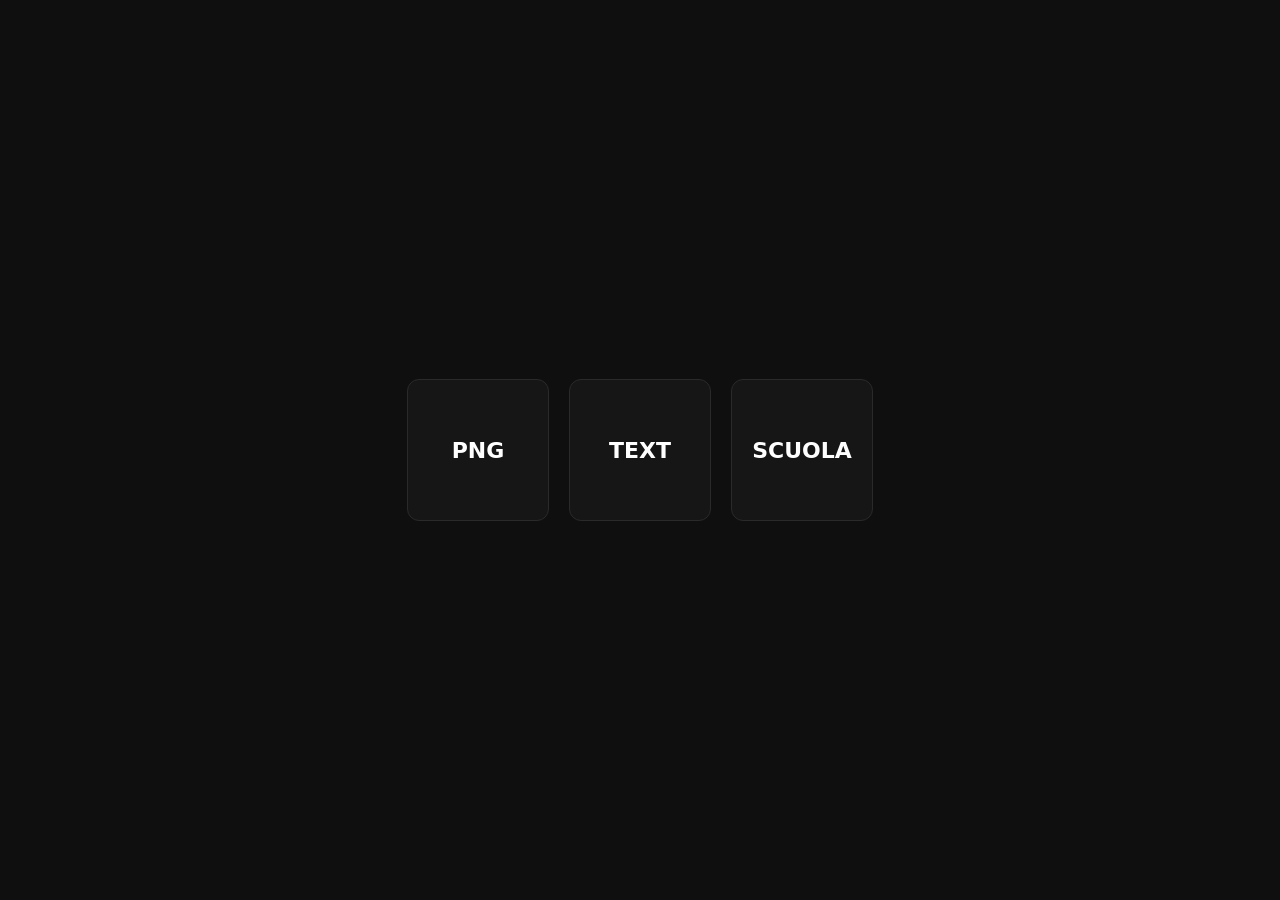
<file: index.html>
<!DOCTYPE html>
<html lang="it">
<head>
  <meta charset="UTF-8">
  <title>App</title>
  <link rel="stylesheet" href="styles.css">
</head>
<body>

<!-- HOME -->
<div id="home" class="view active">
  <div class="center">
    <div class="cards">

      <div class="card" onclick="navigate('png')">
        <h2>PNG</h2>
      </div>

      <div class="card" onclick="navigate('text')">
        <h2>TEXT</h2>
      </div>

      <div class="card" onclick="navigate('school')">
        <h2>SCUOLA</h2>
      </div>

    </div>
  </div>
</div>

<!-- PNG -->
<div id="png" class="view">

  <div class="topbar">
    <button onclick="navigate('home')">Back</button>
    <button onclick="resetUpload('png')">Upload</button>
  </div>

  <div id="png-drop" class="dropzone">
    Drop image or click
    <input type="file" id="png-input" accept="image/*">
  </div>

  <div id="png-viewer" class="viewer">
    <img id="png-img">
  </div>

</div>

<!-- TEXT -->
<div id="text" class="view">

  <div class="topbar">
    <button onclick="navigate('home')">Back</button>
  </div>

  <div class="text-wrapper">
    <textarea id="text-area" spellcheck="true" placeholder="Scrivi qui..."></textarea>
  </div>

</div>

<!-- SCHOOL -->
<div id="school" class="view">

  <div class="topbar">
    <button onclick="navigate('home')">Back</button>
  </div>

  <div class="school-container">

    <div class="school-title">SCUOLA</div>

    <div class="school-list">

      <div class="school-item" onclick="navigate('sta')">
        <div class="item-title">STA</div>
        <div class="item-sub">Statistica e analisi</div>
      </div>

      <div class="school-item">
        <div class="item-title">Diritto</div>
        <div class="item-sub">Norme e concetti base</div>
      </div>

    </div>

  </div>

</div>

<!-- STA -->
<div id="sta" class="view">

  <div class="topbar">
    <button onclick="navigate('school')">Back</button>
  </div>

  <div class="layout">

    <div class="sidebar">

      <div class="side-title">STA</div>

      <div class="side-item" onclick="openTopic('bit')">
        Bit e Byte
      </div>

      <div class="side-item" onclick="openTopic('sistemi')">
        Sistemi numerici
      </div>

      <div class="side-item" onclick="openTopic('prob')">
        Probabilità
      </div>

    </div>

    <div class="content" id="sta-content">
      <h1>Benvenuto in STA</h1>
      <p>Seleziona un argomento a sinistra</p>
    </div>

  </div>

</div>

<!-- BIT E BYTE PAGE -->
<div id="bit" class="view">

  <div class="topbar">
    <button onclick="navigate('sta')">Back</button>
  </div>

  <div class="chapter-page">

    <h1>Bit e Byte</h1>

    <div class="chapter-content">
      <!-- INCOLLA QUI IL TUO CODICE HTML -->
      <p>Inserisci qui il tuo contenuto HTML di Bit e Byte</p>
    </div>

  </div>

</div>

<script src="script.js"></script>
</body>
</html>
</file>
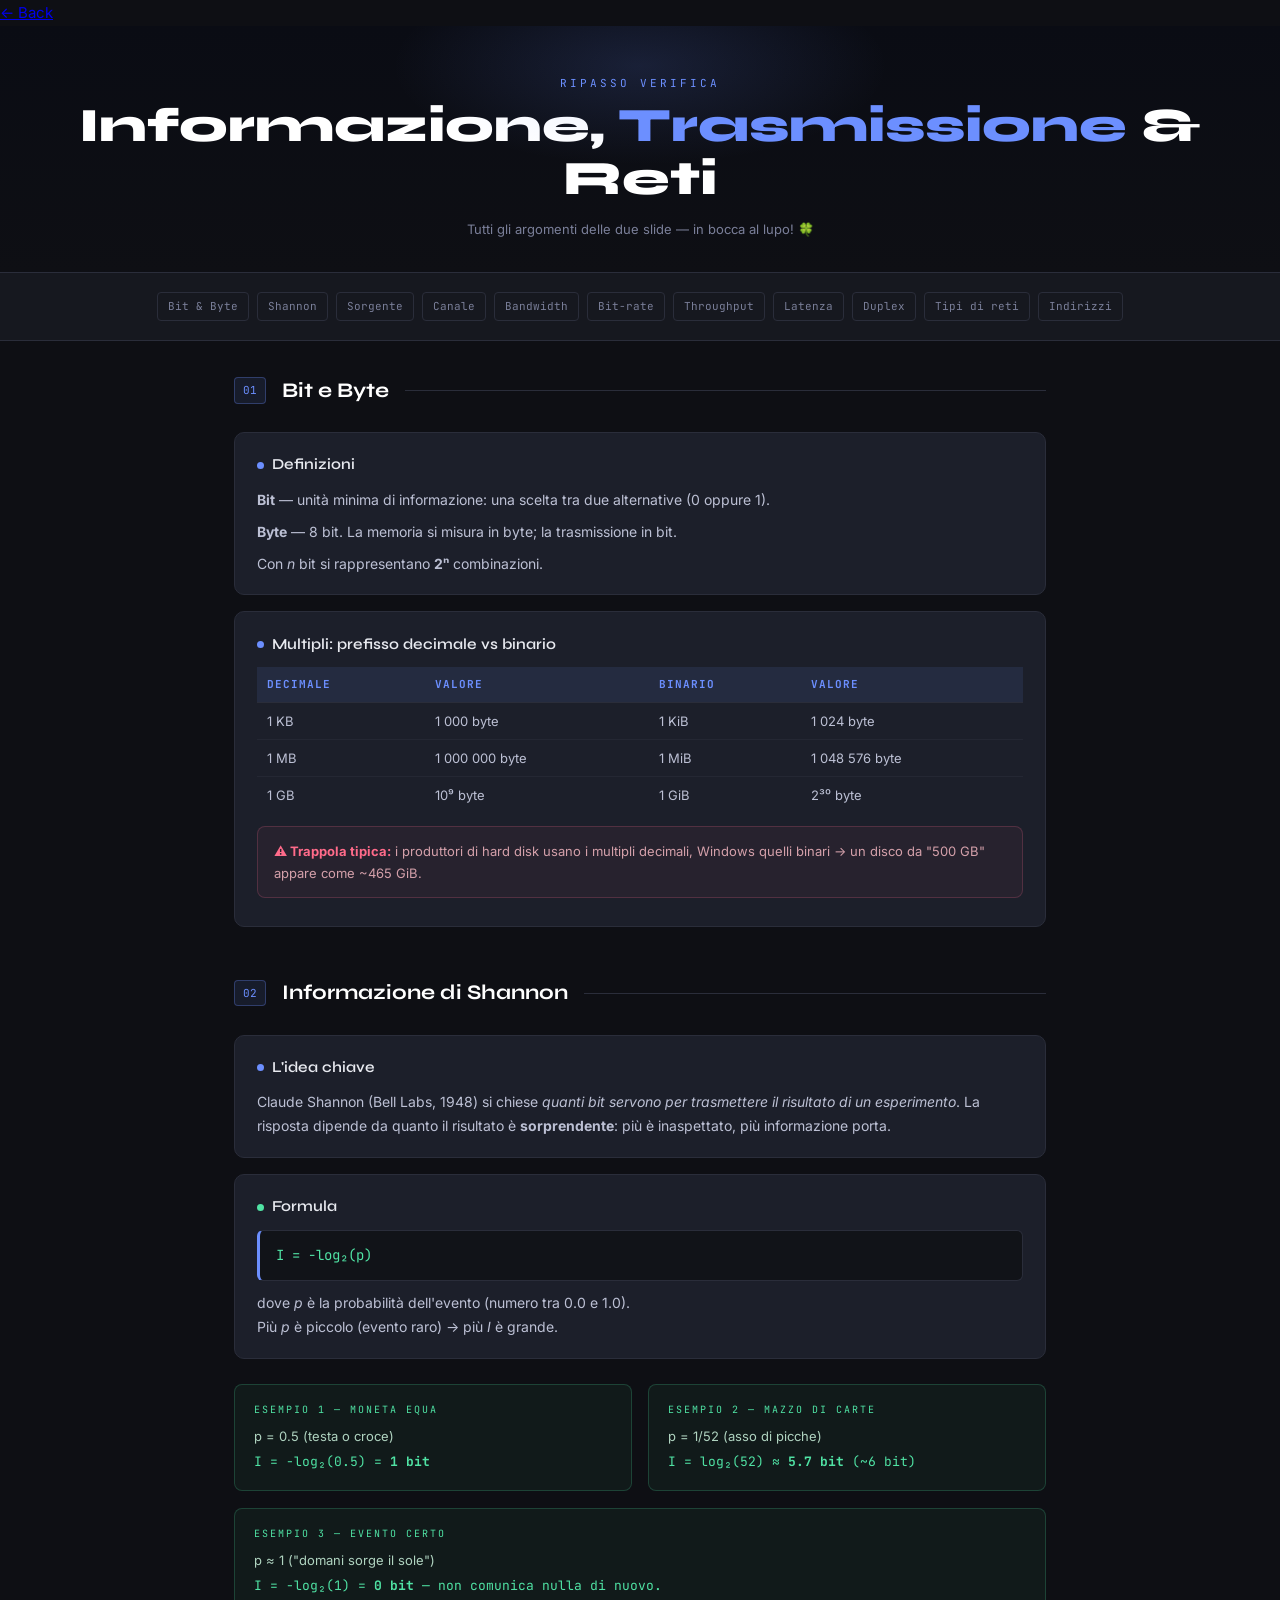
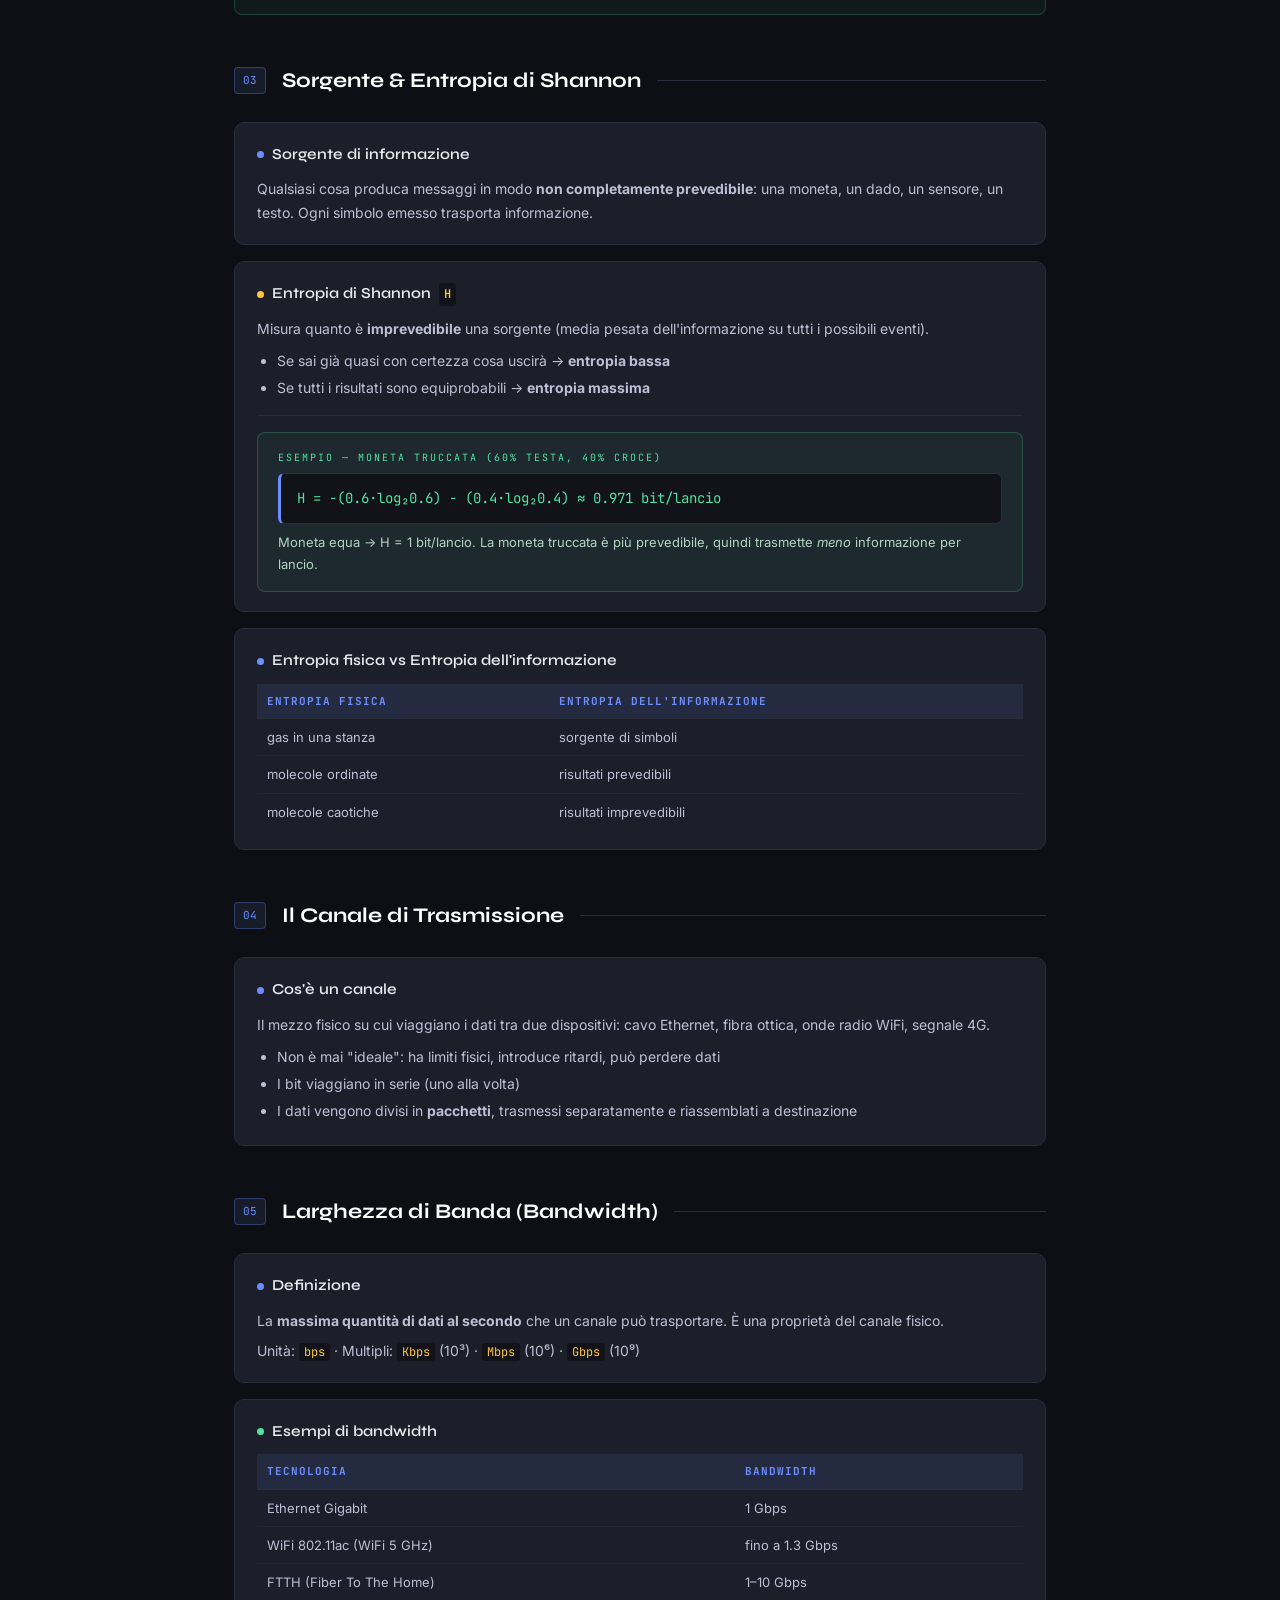
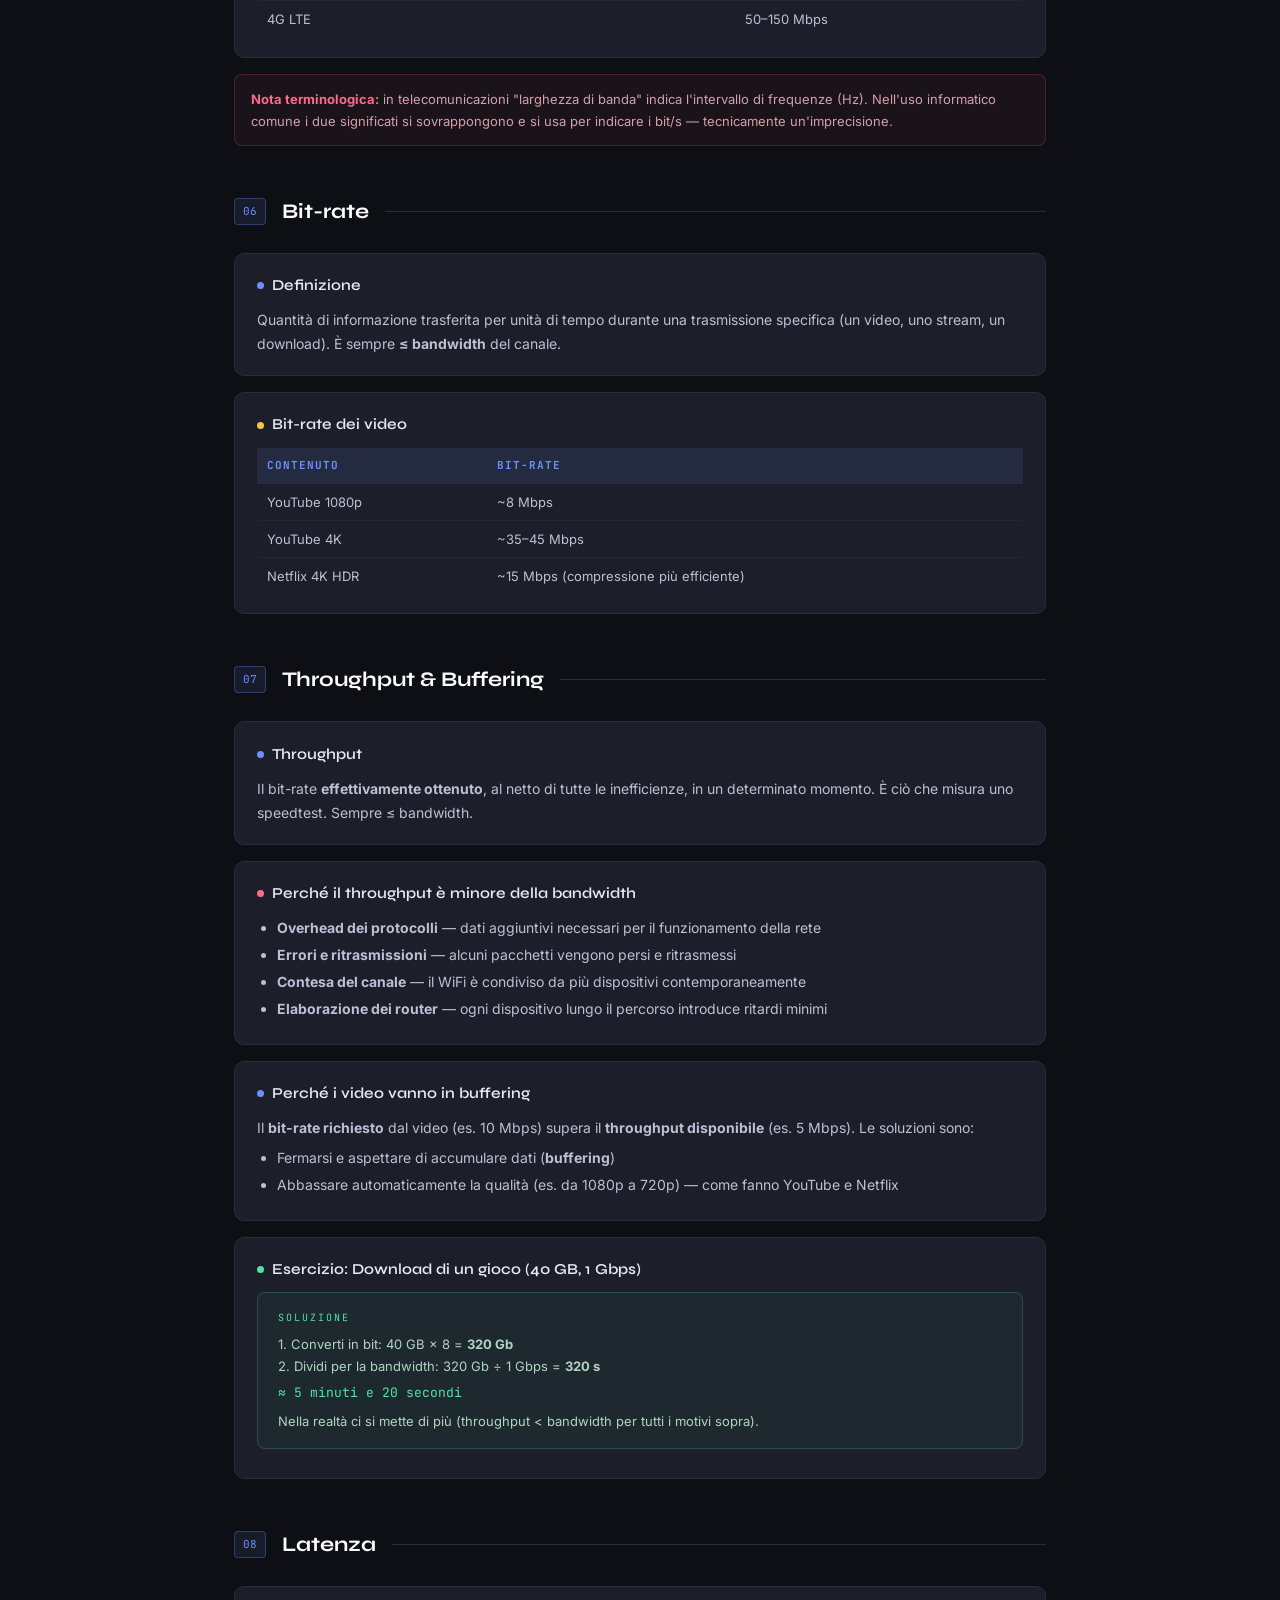
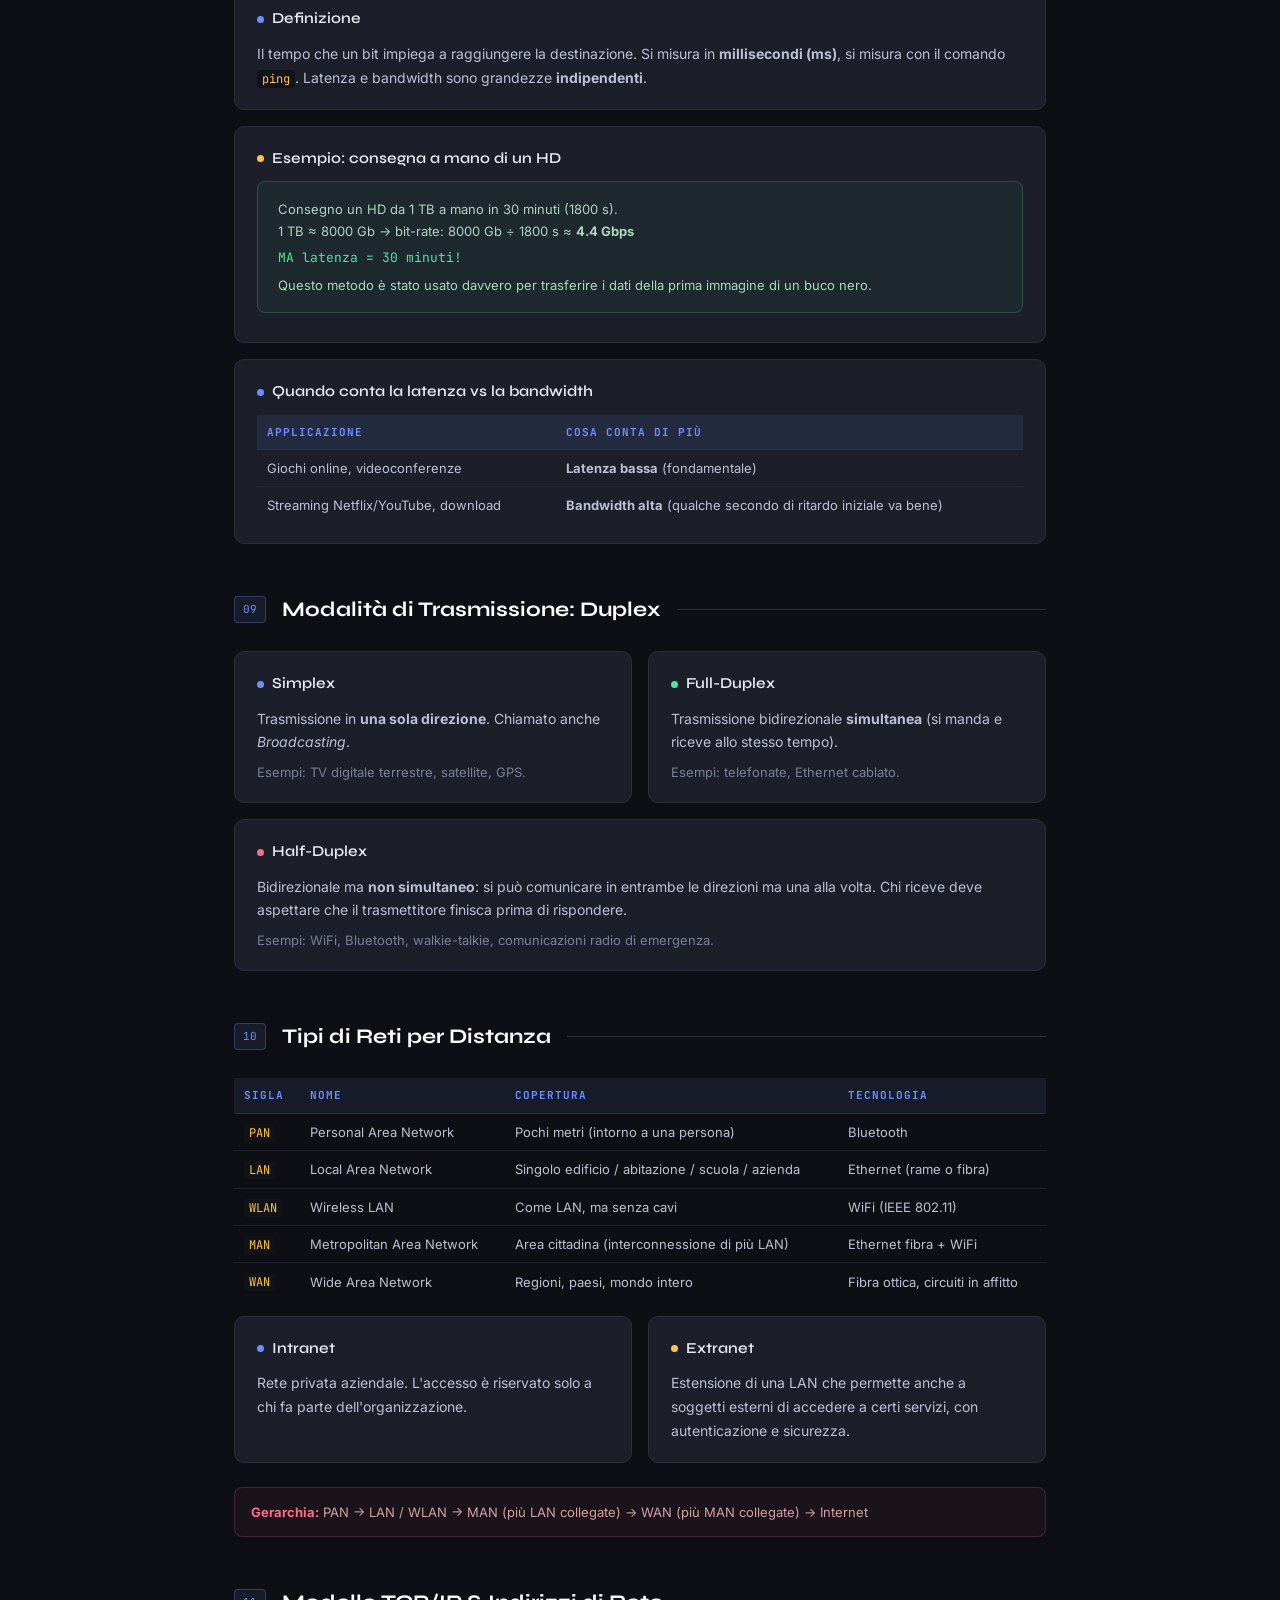
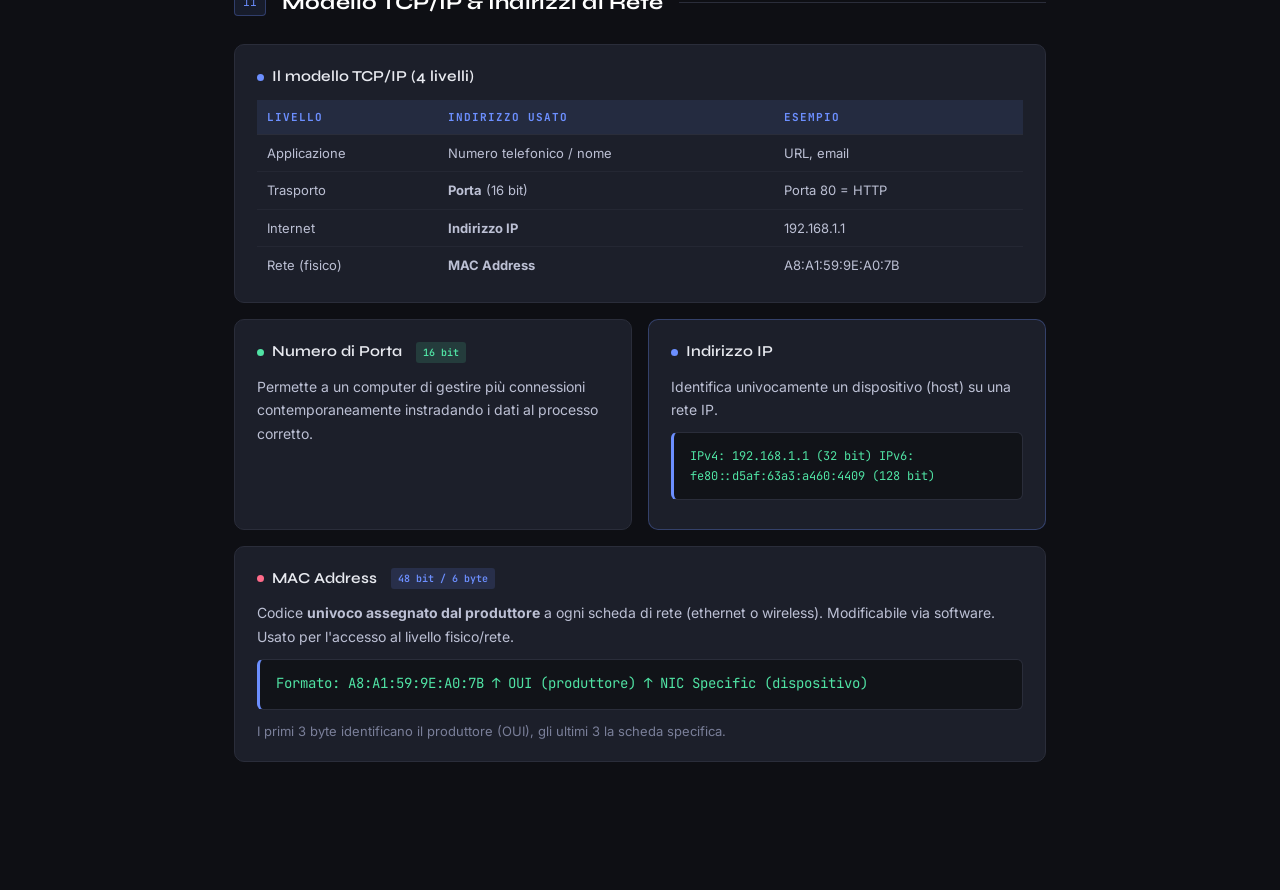
<file: STA/index.html>
<!DOCTYPE html>
<html lang="it">
<head>
<meta charset="UTF-8">
<meta name="viewport" content="width=device-width, initial-scale=1.0">
<title>Ripasso Verifica — Informazione & Reti</title>
<style>
  @import url('https://fonts.googleapis.com/css2?family=Syne:wght@400;600;700;800&family=JetBrains+Mono:wght@400;600&family=Inter:wght@300;400;500&display=swap');

  :root {
    --bg: #0e0f14;
    --surface: #16181f;
    --card: #1c1f2a;
    --border: #2a2d3a;
    --accent: #6c8fff;
    --accent2: #ff6b8a;
    --accent3: #50e3a4;
    --accent4: #ffc53d;
    --text: #e8eaf0;
    --muted: #7a7f99;
    --code-bg: #111318;
  }

  * { margin: 0; padding: 0; box-sizing: border-box; }

  body {
    background: var(--bg);
    color: var(--text);
    font-family: 'Inter', sans-serif;
    font-size: 15px;
    line-height: 1.7;
  }

  header {
    padding: 3rem 2rem 2rem;
    text-align: center;
    border-bottom: 1px solid var(--border);
    background: linear-gradient(180deg, #0a0c14 0%, var(--bg) 100%);
    position: relative;
    overflow: hidden;
  }
  header::before {
    content: '';
    position: absolute;
    top: -60px; left: 50%; transform: translateX(-50%);
    width: 500px; height: 200px;
    background: radial-gradient(ellipse, rgba(108,143,255,0.15) 0%, transparent 70%);
    pointer-events: none;
  }
  header .label {
    font-family: 'JetBrains Mono', monospace;
    font-size: 11px;
    letter-spacing: 3px;
    color: var(--accent);
    text-transform: uppercase;
    margin-bottom: 0.5rem;
  }
  header h1 {
    font-family: 'Syne', sans-serif;
    font-weight: 800;
    font-size: clamp(1.8rem, 5vw, 3rem);
    line-height: 1.1;
    color: #fff;
  }
  header h1 span { color: var(--accent); }
  header p {
    margin-top: 0.75rem;
    color: var(--muted);
    font-size: 13px;
  }

  nav {
    display: flex;
    flex-wrap: wrap;
    gap: 0.5rem;
    padding: 1.2rem 2rem;
    background: var(--surface);
    border-bottom: 1px solid var(--border);
    justify-content: center;
  }
  nav a {
    font-family: 'JetBrains Mono', monospace;
    font-size: 11px;
    color: var(--muted);
    text-decoration: none;
    padding: 4px 10px;
    border: 1px solid var(--border);
    border-radius: 4px;
    transition: all .15s;
    cursor: pointer;
  }
  nav a:hover { color: var(--accent); border-color: var(--accent); }

  main { max-width: 860px; margin: 0 auto; padding: 2rem 1.5rem 5rem; }

  .chapter {
    margin-bottom: 3rem;
    animation: fadeUp .4s ease both;
  }
  @keyframes fadeUp { from { opacity:0; transform:translateY(12px); } to { opacity:1; transform:none; } }

  .chapter-header {
    display: flex;
    align-items: center;
    gap: 1rem;
    margin-bottom: 1.5rem;
  }
  .chapter-num {
    font-family: 'JetBrains Mono', monospace;
    font-size: 11px;
    color: var(--accent);
    background: rgba(108,143,255,.1);
    border: 1px solid rgba(108,143,255,.3);
    border-radius: 4px;
    padding: 3px 8px;
    white-space: nowrap;
  }
  .chapter-title {
    font-family: 'Syne', sans-serif;
    font-weight: 700;
    font-size: 1.3rem;
    color: #fff;
  }
  .chapter-line {
    flex: 1; height: 1px; background: var(--border);
  }

  .card {
    background: var(--card);
    border: 1px solid var(--border);
    border-radius: 10px;
    padding: 1.2rem 1.4rem;
    margin-bottom: 1rem;
    position: relative;
  }
  .card-title {
    font-family: 'Syne', sans-serif;
    font-weight: 600;
    font-size: 0.95rem;
    margin-bottom: 0.6rem;
    display: flex;
    align-items: center;
    gap: 0.5rem;
  }
  .card-title .dot {
    width: 7px; height: 7px;
    border-radius: 50%;
    background: var(--accent);
    flex-shrink: 0;
  }
  .card p, .card li { color: #bcc0d4; font-size: 14px; }
  .card ul { padding-left: 1.2rem; }
  .card li { margin-bottom: 0.2rem; }

  .accent-green .dot { background: var(--accent3); }
  .accent-pink .dot { background: var(--accent2); }
  .accent-yellow .dot { background: var(--accent4); }

  .formula {
    background: var(--code-bg);
    border: 1px solid var(--border);
    border-left: 3px solid var(--accent);
    border-radius: 6px;
    padding: 0.8rem 1rem;
    font-family: 'JetBrains Mono', monospace;
    font-size: 14px;
    color: var(--accent3);
    margin: 0.6rem 0;
    overflow-x: auto;
  }

  .example-box {
    background: rgba(80,227,164,.05);
    border: 1px solid rgba(80,227,164,.2);
    border-radius: 8px;
    padding: 1rem 1.2rem;
    margin: 0.6rem 0;
  }
  .example-box .ex-label {
    font-family: 'JetBrains Mono', monospace;
    font-size: 10px;
    letter-spacing: 2px;
    color: var(--accent3);
    text-transform: uppercase;
    margin-bottom: 0.4rem;
  }
  .example-box p { font-size: 13px; color: #b0d4c0; }
  .example-box .result {
    font-family: 'JetBrains Mono', monospace;
    font-size: 13px;
    color: var(--accent3);
    margin-top: 0.3rem;
  }

  .warning-box {
    background: rgba(255,107,138,.05);
    border: 1px solid rgba(255,107,138,.2);
    border-radius: 8px;
    padding: 0.8rem 1rem;
    margin: 0.6rem 0;
    font-size: 13px;
    color: #d4a0aa;
  }
  .warning-box strong { color: var(--accent2); }

  .grid2 { display: grid; grid-template-columns: 1fr 1fr; gap: 1rem; }
  @media (max-width: 600px) { .grid2 { grid-template-columns: 1fr; } }

  table {
    width: 100%;
    border-collapse: collapse;
    font-size: 13px;
    margin-top: 0.6rem;
  }
  th {
    background: rgba(108,143,255,.1);
    color: var(--accent);
    font-family: 'JetBrains Mono', monospace;
    font-size: 11px;
    letter-spacing: 1px;
    text-transform: uppercase;
    padding: 8px 10px;
    text-align: left;
    border-bottom: 1px solid var(--border);
  }
  td {
    padding: 7px 10px;
    border-bottom: 1px solid rgba(42,45,58,.6);
    color: #bcc0d4;
  }
  tr:last-child td { border-bottom: none; }
  tr:hover td { background: rgba(255,255,255,.02); }

  code {
    font-family: 'JetBrains Mono', monospace;
    background: var(--code-bg);
    color: var(--accent4);
    padding: 1px 5px;
    border-radius: 3px;
    font-size: 12px;
  }

  .tag {
    display: inline-block;
    font-family: 'JetBrains Mono', monospace;
    font-size: 10px;
    padding: 2px 7px;
    border-radius: 3px;
    margin-left: 6px;
    vertical-align: middle;
  }
  .tag-blue { background: rgba(108,143,255,.15); color: var(--accent); }
  .tag-green { background: rgba(80,227,164,.15); color: var(--accent3); }
  .tag-yellow { background: rgba(255,197,61,.15); color: var(--accent4); }

  .sep { height: 1px; background: var(--border); margin: 1rem 0; }

  .big-def {
    font-size: 14px; color: #bcc0d4; margin-bottom: 0.5rem;
  }
</style>
</head>
<body>

    <a href="../index.html" class="back-btn">← Back</a>

<header>
  <div class="label">Ripasso verifica</div>
  <h1>Informazione, <span>Trasmissione</span> & Reti</h1>
  <p>Tutti gli argomenti delle due slide — in bocca al lupo! 🍀</p>
</header>

<nav>
  <a onclick="document.getElementById('bit').scrollIntoView({behavior:'smooth'})">Bit & Byte</a>
  <a onclick="document.getElementById('shannon').scrollIntoView({behavior:'smooth'})">Shannon</a>
  <a onclick="document.getElementById('sorgente').scrollIntoView({behavior:'smooth'})">Sorgente</a>
  <a onclick="document.getElementById('canale').scrollIntoView({behavior:'smooth'})">Canale</a>
  <a onclick="document.getElementById('bandwidth').scrollIntoView({behavior:'smooth'})">Bandwidth</a>
  <a onclick="document.getElementById('bitrate').scrollIntoView({behavior:'smooth'})">Bit-rate</a>
  <a onclick="document.getElementById('throughput').scrollIntoView({behavior:'smooth'})">Throughput</a>
  <a onclick="document.getElementById('latenza').scrollIntoView({behavior:'smooth'})">Latenza</a>
  <a onclick="document.getElementById('duplex').scrollIntoView({behavior:'smooth'})">Duplex</a>
  <a onclick="document.getElementById('reti').scrollIntoView({behavior:'smooth'})">Tipi di reti</a>
  <a onclick="document.getElementById('indirizzi').scrollIntoView({behavior:'smooth'})">Indirizzi</a>
</nav>

<main>

<!-- ───────── BIT E BYTE ───────── -->
<section class="chapter" id="bit">
  <div class="chapter-header">
    <div class="chapter-num">01</div>
    <div class="chapter-title">Bit e Byte</div>
    <div class="chapter-line"></div>
  </div>

  <div class="card">
    <div class="card-title"><span class="dot"></span> Definizioni</div>
    <p><strong>Bit</strong> — unità minima di informazione: una scelta tra due alternative (0 oppure 1).</p>
    <p style="margin-top:.5rem"><strong>Byte</strong> — 8 bit. La memoria si misura in byte; la trasmissione in bit.</p>
    <p style="margin-top:.5rem">Con <em>n</em> bit si rappresentano <strong>2ⁿ</strong> combinazioni.</p>
  </div>

  <div class="card">
    <div class="card-title"><span class="dot"></span> Multipli: prefisso decimale vs binario</div>
    <table>
      <tr><th>Decimale</th><th>Valore</th><th>Binario</th><th>Valore</th></tr>
      <tr><td>1 KB</td><td>1 000 byte</td><td>1 KiB</td><td>1 024 byte</td></tr>
      <tr><td>1 MB</td><td>1 000 000 byte</td><td>1 MiB</td><td>1 048 576 byte</td></tr>
      <tr><td>1 GB</td><td>10⁹ byte</td><td>1 GiB</td><td>2³⁰ byte</td></tr>
    </table>
    <div class="warning-box" style="margin-top:.8rem">
      <strong>⚠ Trappola tipica:</strong> i produttori di hard disk usano i multipli decimali, Windows quelli binari → un disco da "500 GB" appare come ~465 GiB.
    </div>
  </div>
</section>

<!-- ───────── SHANNON ───────── -->
<section class="chapter" id="shannon">
  <div class="chapter-header">
    <div class="chapter-num">02</div>
    <div class="chapter-title">Informazione di Shannon</div>
    <div class="chapter-line"></div>
  </div>

  <div class="card">
    <div class="card-title"><span class="dot"></span> L'idea chiave</div>
    <p>Claude Shannon (Bell Labs, 1948) si chiese <em>quanti bit servono per trasmettere il risultato di un esperimento</em>. La risposta dipende da quanto il risultato è <strong>sorprendente</strong>: più è inaspettato, più informazione porta.</p>
  </div>

  <div class="card accent-green">
    <div class="card-title"><span class="dot"></span> Formula</div>
    <div class="formula">I = −log₂(p)</div>
    <p>dove <em>p</em> è la probabilità dell'evento (numero tra 0.0 e 1.0).<br>
    Più <em>p</em> è piccolo (evento raro) → più <em>I</em> è grande.</p>
  </div>

  <div class="grid2">
    <div class="example-box">
      <div class="ex-label">Esempio 1 — Moneta equa</div>
      <p>p = 0.5 (testa o croce)</p>
      <div class="result">I = −log₂(0.5) = <strong>1 bit</strong></div>
    </div>
    <div class="example-box">
      <div class="ex-label">Esempio 2 — Mazzo di carte</div>
      <p>p = 1/52 (asso di picche)</p>
      <div class="result">I = log₂(52) ≈ <strong>5.7 bit</strong> (~6 bit)</div>
    </div>
  </div>
  <div class="example-box" style="margin-top:.5rem">
    <div class="ex-label">Esempio 3 — Evento certo</div>
    <p>p ≈ 1 ("domani sorge il sole")</p>
    <div class="result">I = −log₂(1) = <strong>0 bit</strong> — non comunica nulla di nuovo.</div>
  </div>
</section>

<!-- ───────── SORGENTE & ENTROPIA ───────── -->
<section class="chapter" id="sorgente">
  <div class="chapter-header">
    <div class="chapter-num">03</div>
    <div class="chapter-title">Sorgente & Entropia di Shannon</div>
    <div class="chapter-line"></div>
  </div>

  <div class="card">
    <div class="card-title"><span class="dot"></span> Sorgente di informazione</div>
    <p>Qualsiasi cosa produca messaggi in modo <strong>non completamente prevedibile</strong>: una moneta, un dado, un sensore, un testo. Ogni simbolo emesso trasporta informazione.</p>
  </div>

  <div class="card accent-yellow">
    <div class="card-title"><span class="dot"></span> Entropia di Shannon <code>H</code></div>
    <p class="big-def">Misura quanto è <strong>imprevedibile</strong> una sorgente (media pesata dell'informazione su tutti i possibili eventi).</p>
    <ul>
      <li>Se sai già quasi con certezza cosa uscirà → <strong>entropia bassa</strong></li>
      <li>Se tutti i risultati sono equiprobabili → <strong>entropia massima</strong></li>
    </ul>
    <div class="sep"></div>
    <div class="example-box" style="margin:0">
      <div class="ex-label">Esempio — Moneta truccata (60% testa, 40% croce)</div>
      <div class="formula" style="margin:.4rem 0">H = −(0.6·log₂0.6) − (0.4·log₂0.4) ≈ 0.971 bit/lancio</div>
      <p>Moneta equa → H = 1 bit/lancio. La moneta truccata è più prevedibile, quindi trasmette <em>meno</em> informazione per lancio.</p>
    </div>
  </div>

  <div class="card">
    <div class="card-title"><span class="dot"></span> Entropia fisica vs Entropia dell'informazione</div>
    <table>
      <tr><th>Entropia fisica</th><th>Entropia dell'informazione</th></tr>
      <tr><td>gas in una stanza</td><td>sorgente di simboli</td></tr>
      <tr><td>molecole ordinate</td><td>risultati prevedibili</td></tr>
      <tr><td>molecole caotiche</td><td>risultati imprevedibili</td></tr>
    </table>
  </div>
</section>

<!-- ───────── CANALE ───────── -->
<section class="chapter" id="canale">
  <div class="chapter-header">
    <div class="chapter-num">04</div>
    <div class="chapter-title">Il Canale di Trasmissione</div>
    <div class="chapter-line"></div>
  </div>

  <div class="card">
    <div class="card-title"><span class="dot"></span> Cos'è un canale</div>
    <p>Il mezzo fisico su cui viaggiano i dati tra due dispositivi: cavo Ethernet, fibra ottica, onde radio WiFi, segnale 4G.</p>
    <ul style="margin-top:.5rem">
      <li>Non è mai "ideale": ha limiti fisici, introduce ritardi, può perdere dati</li>
      <li>I bit viaggiano in serie (uno alla volta)</li>
      <li>I dati vengono divisi in <strong>pacchetti</strong>, trasmessi separatamente e riassemblati a destinazione</li>
    </ul>
  </div>
</section>

<!-- ───────── BANDWIDTH ───────── -->
<section class="chapter" id="bandwidth">
  <div class="chapter-header">
    <div class="chapter-num">05</div>
    <div class="chapter-title">Larghezza di Banda (Bandwidth)</div>
    <div class="chapter-line"></div>
  </div>

  <div class="card">
    <div class="card-title"><span class="dot"></span> Definizione</div>
    <p>La <strong>massima quantità di dati al secondo</strong> che un canale può trasportare. È una proprietà del canale fisico.</p>
    <p style="margin-top:.4rem">Unità: <code>bps</code> · Multipli: <code>Kbps</code> (10³) · <code>Mbps</code> (10⁶) · <code>Gbps</code> (10⁹)</p>
  </div>

  <div class="card accent-green">
    <div class="card-title"><span class="dot"></span> Esempi di bandwidth</div>
    <table>
      <tr><th>Tecnologia</th><th>Bandwidth</th></tr>
      <tr><td>Ethernet Gigabit</td><td>1 Gbps</td></tr>
      <tr><td>WiFi 802.11ac (WiFi 5 GHz)</td><td>fino a 1.3 Gbps</td></tr>
      <tr><td>FTTH (Fiber To The Home)</td><td>1–10 Gbps</td></tr>
      <tr><td>4G LTE</td><td>50–150 Mbps</td></tr>
    </table>
  </div>

  <div class="warning-box">
    <strong>Nota terminologica:</strong> in telecomunicazioni "larghezza di banda" indica l'intervallo di frequenze (Hz). Nell'uso informatico comune i due significati si sovrappongono e si usa per indicare i bit/s — tecnicamente un'imprecisione.
  </div>
</section>

<!-- ───────── BIT-RATE ───────── -->
<section class="chapter" id="bitrate">
  <div class="chapter-header">
    <div class="chapter-num">06</div>
    <div class="chapter-title">Bit-rate</div>
    <div class="chapter-line"></div>
  </div>

  <div class="card">
    <div class="card-title"><span class="dot"></span> Definizione</div>
    <p>Quantità di informazione trasferita per unità di tempo durante una trasmissione specifica (un video, uno stream, un download). È sempre <strong>≤ bandwidth</strong> del canale.</p>
  </div>

  <div class="card accent-yellow">
    <div class="card-title"><span class="dot"></span> Bit-rate dei video</div>
    <table>
      <tr><th>Contenuto</th><th>Bit-rate</th></tr>
      <tr><td>YouTube 1080p</td><td>~8 Mbps</td></tr>
      <tr><td>YouTube 4K</td><td>~35–45 Mbps</td></tr>
      <tr><td>Netflix 4K HDR</td><td>~15 Mbps (compressione più efficiente)</td></tr>
    </table>
  </div>
</section>

<!-- ───────── THROUGHPUT ───────── -->
<section class="chapter" id="throughput">
  <div class="chapter-header">
    <div class="chapter-num">07</div>
    <div class="chapter-title">Throughput & Buffering</div>
    <div class="chapter-line"></div>
  </div>

  <div class="card">
    <div class="card-title"><span class="dot"></span> Throughput</div>
    <p>Il bit-rate <strong>effettivamente ottenuto</strong>, al netto di tutte le inefficienze, in un determinato momento. È ciò che misura uno speedtest. Sempre ≤ bandwidth.</p>
  </div>

  <div class="card accent-pink">
    <div class="card-title"><span class="dot"></span> Perché il throughput è minore della bandwidth</div>
    <ul>
      <li><strong>Overhead dei protocolli</strong> — dati aggiuntivi necessari per il funzionamento della rete</li>
      <li><strong>Errori e ritrasmissioni</strong> — alcuni pacchetti vengono persi e ritrasmessi</li>
      <li><strong>Contesa del canale</strong> — il WiFi è condiviso da più dispositivi contemporaneamente</li>
      <li><strong>Elaborazione dei router</strong> — ogni dispositivo lungo il percorso introduce ritardi minimi</li>
    </ul>
  </div>

  <div class="card">
    <div class="card-title"><span class="dot"></span> Perché i video vanno in buffering</div>
    <p>Il <strong>bit-rate richiesto</strong> dal video (es. 10 Mbps) supera il <strong>throughput disponibile</strong> (es. 5 Mbps). Le soluzioni sono:</p>
    <ul style="margin-top:.4rem">
      <li>Fermarsi e aspettare di accumulare dati (<strong>buffering</strong>)</li>
      <li>Abbassare automaticamente la qualità (es. da 1080p a 720p) — come fanno YouTube e Netflix</li>
    </ul>
  </div>

  <div class="card accent-green">
    <div class="card-title"><span class="dot"></span> Esercizio: Download di un gioco (40 GB, 1 Gbps)</div>
    <div class="example-box">
      <div class="ex-label">Soluzione</div>
      <p>1. Converti in bit: 40 GB × 8 = <strong>320 Gb</strong></p>
      <p>2. Dividi per la bandwidth: 320 Gb ÷ 1 Gbps = <strong>320 s</strong></p>
      <div class="result">≈ 5 minuti e 20 secondi</div>
      <p style="margin-top:.4rem">Nella realtà ci si mette di più (throughput < bandwidth per tutti i motivi sopra).</p>
    </div>
  </div>
</section>

<!-- ───────── LATENZA ───────── -->
<section class="chapter" id="latenza">
  <div class="chapter-header">
    <div class="chapter-num">08</div>
    <div class="chapter-title">Latenza</div>
    <div class="chapter-line"></div>
  </div>

  <div class="card">
    <div class="card-title"><span class="dot"></span> Definizione</div>
    <p>Il tempo che un bit impiega a raggiungere la destinazione. Si misura in <strong>millisecondi (ms)</strong>, si misura con il comando <code>ping</code>. Latenza e bandwidth sono grandezze <strong>indipendenti</strong>.</p>
  </div>

  <div class="card accent-yellow">
    <div class="card-title"><span class="dot"></span> Esempio: consegna a mano di un HD</div>
    <div class="example-box">
      <p>Consegno un HD da 1 TB a mano in 30 minuti (1800 s).</p>
      <p>1 TB ≈ 8000 Gb → bit-rate: 8000 Gb ÷ 1800 s ≈ <strong>4.4 Gbps</strong></p>
      <div class="result">MA latenza = 30 minuti!</div>
      <p style="margin-top:.3rem">Questo metodo è stato usato davvero per trasferire i dati della prima immagine di un buco nero.</p>
    </div>
  </div>

  <div class="card">
    <div class="card-title"><span class="dot"></span> Quando conta la latenza vs la bandwidth</div>
    <table>
      <tr><th>Applicazione</th><th>Cosa conta di più</th></tr>
      <tr><td>Giochi online, videoconferenze</td><td><strong>Latenza bassa</strong> (fondamentale)</td></tr>
      <tr><td>Streaming Netflix/YouTube, download</td><td><strong>Bandwidth alta</strong> (qualche secondo di ritardo iniziale va bene)</td></tr>
    </table>
  </div>
</section>

<!-- ───────── DUPLEX ───────── -->
<section class="chapter" id="duplex">
  <div class="chapter-header">
    <div class="chapter-num">09</div>
    <div class="chapter-title">Modalità di Trasmissione: Duplex</div>
    <div class="chapter-line"></div>
  </div>

  <div class="grid2">
    <div class="card">
      <div class="card-title"><span class="dot"></span> Simplex</div>
      <p>Trasmissione in <strong>una sola direzione</strong>. Chiamato anche <em>Broadcasting</em>.</p>
      <p style="margin-top:.4rem; font-size:13px; color:var(--muted)">Esempi: TV digitale terrestre, satellite, GPS.</p>
    </div>
    <div class="card accent-green">
      <div class="card-title"><span class="dot"></span> Full-Duplex</div>
      <p>Trasmissione bidirezionale <strong>simultanea</strong> (si manda e riceve allo stesso tempo).</p>
      <p style="margin-top:.4rem; font-size:13px; color:var(--muted)">Esempi: telefonate, Ethernet cablato.</p>
    </div>
  </div>
  <div class="card accent-pink" style="margin-top:0">
    <div class="card-title"><span class="dot"></span> Half-Duplex</div>
    <p>Bidirezionale ma <strong>non simultaneo</strong>: si può comunicare in entrambe le direzioni ma una alla volta. Chi riceve deve aspettare che il trasmettitore finisca prima di rispondere.</p>
    <p style="margin-top:.4rem; font-size:13px; color:var(--muted)">Esempi: WiFi, Bluetooth, walkie-talkie, comunicazioni radio di emergenza.</p>
  </div>
</section>

<!-- ───────── TIPI DI RETI ───────── -->
<section class="chapter" id="reti">
  <div class="chapter-header">
    <div class="chapter-num">10</div>
    <div class="chapter-title">Tipi di Reti per Distanza</div>
    <div class="chapter-line"></div>
  </div>

  <table style="margin-bottom:1rem">
    <tr>
      <th>Sigla</th><th>Nome</th><th>Copertura</th><th>Tecnologia</th>
    </tr>
    <tr>
      <td><code>PAN</code></td>
      <td>Personal Area Network</td>
      <td>Pochi metri (intorno a una persona)</td>
      <td>Bluetooth</td>
    </tr>
    <tr>
      <td><code>LAN</code></td>
      <td>Local Area Network</td>
      <td>Singolo edificio / abitazione / scuola / azienda</td>
      <td>Ethernet (rame o fibra)</td>
    </tr>
    <tr>
      <td><code>WLAN</code></td>
      <td>Wireless LAN</td>
      <td>Come LAN, ma senza cavi</td>
      <td>WiFi (IEEE 802.11)</td>
    </tr>
    <tr>
      <td><code>MAN</code></td>
      <td>Metropolitan Area Network</td>
      <td>Area cittadina (interconnessione di più LAN)</td>
      <td>Ethernet fibra + WiFi</td>
    </tr>
    <tr>
      <td><code>WAN</code></td>
      <td>Wide Area Network</td>
      <td>Regioni, paesi, mondo intero</td>
      <td>Fibra ottica, circuiti in affitto</td>
    </tr>
  </table>

  <div class="grid2">
    <div class="card">
      <div class="card-title"><span class="dot"></span> Intranet</div>
      <p>Rete privata aziendale. L'accesso è riservato solo a chi fa parte dell'organizzazione.</p>
    </div>
    <div class="card accent-yellow">
      <div class="card-title"><span class="dot"></span> Extranet</div>
      <p>Estensione di una LAN che permette anche a soggetti esterni di accedere a certi servizi, con autenticazione e sicurezza.</p>
    </div>
  </div>

  <div class="warning-box" style="margin-top:.5rem">
    <strong>Gerarchia:</strong> PAN → LAN / WLAN → MAN (più LAN collegate) → WAN (più MAN collegate) → Internet
  </div>
</section>

<!-- ───────── INDIRIZZI ───────── -->
<section class="chapter" id="indirizzi">
  <div class="chapter-header">
    <div class="chapter-num">11</div>
    <div class="chapter-title">Modello TCP/IP & Indirizzi di Rete</div>
    <div class="chapter-line"></div>
  </div>

  <div class="card">
    <div class="card-title"><span class="dot"></span> Il modello TCP/IP (4 livelli)</div>
    <table>
      <tr><th>Livello</th><th>Indirizzo usato</th><th>Esempio</th></tr>
      <tr><td>Applicazione</td><td>Numero telefonico / nome</td><td>URL, email</td></tr>
      <tr><td>Trasporto</td><td><strong>Porta</strong> (16 bit)</td><td>Porta 80 = HTTP</td></tr>
      <tr><td>Internet</td><td><strong>Indirizzo IP</strong></td><td>192.168.1.1</td></tr>
      <tr><td>Rete (fisico)</td><td><strong>MAC Address</strong></td><td>A8:A1:59:9E:A0:7B</td></tr>
    </table>
  </div>

  <div class="grid2">
    <div class="card accent-green">
      <div class="card-title"><span class="dot"></span> Numero di Porta <span class="tag tag-green">16 bit</span></div>
      <p>Permette a un computer di gestire più connessioni contemporaneamente instradando i dati al processo corretto.</p>
    </div>
    <div class="card accent-blue" style="border-color: rgba(108,143,255,.3)">
      <div class="card-title"><span class="dot"></span> Indirizzo IP</div>
      <p>Identifica univocamente un dispositivo (host) su una rete IP.</p>
      <div class="formula" style="font-size:12px">IPv4: 192.168.1.1 (32 bit)
IPv6: fe80::d5af:63a3:a460:4409 (128 bit)</div>
    </div>
  </div>

  <div class="card accent-pink">
    <div class="card-title"><span class="dot"></span> MAC Address <span class="tag tag-blue">48 bit / 6 byte</span></div>
    <p>Codice <strong>univoco assegnato dal produttore</strong> a ogni scheda di rete (ethernet o wireless). Modificabile via software. Usato per l'accesso al livello fisico/rete.</p>
    <div class="formula" style="margin-top:.6rem">Formato: A8:A1:59:9E:A0:7B
          ↑ OUI (produttore) ↑ NIC Specific (dispositivo)</div>
    <p style="font-size:13px; margin-top:.4rem; color:var(--muted)">I primi 3 byte identificano il produttore (OUI), gli ultimi 3 la scheda specifica.</p>
  </div>
</section>

</main>
</body>
</html>
</file>
<file: styles.css>
body{
  margin:0;
  background:#0f0f10;
  color:white;
  font-family:system-ui;
  overflow:hidden;
}

.view{
  display:none;
  width:100vw;
  height:100vh;
  position:absolute;
  top:0;
  left:0;
}

.view.active{
  display:block;
}

/* HOME */
.center{
  height:100%;
  display:flex;
  justify-content:center;
  align-items:center;
}

.cards{
  display:flex;
  gap:20px;
}

.card{
  width:140px;
  height:140px;
  background:#161617;
  border:1px solid #2a2a2a;
  border-radius:12px;

  display:flex;
  justify-content:center;
  align-items:center;

  cursor:pointer;
  transition:.2s;
}

.card:hover{
  transform:scale(1.06);
  border-color:#7c4dff;
}

.card h2{
  font-size:22px;
  font-weight:800;
}

/* TOPBAR */
.topbar{
  position:absolute;
  top:0;
  left:0;
  right:0;

  padding:14px;
  display:flex;
  gap:12px;
  z-index:1000;
}

button{
  background:#161617;
  border:1px solid #2a2a2a;
  color:white;
  padding:8px 14px;
  border-radius:10px;
  cursor:pointer;
}

button:hover{
  border-color:#7c4dff;
}

/* DROPZONE */
.dropzone{
  position:absolute;
  top:60px;
  left:16px;
  right:16px;
  bottom:16px;

  border:2px dashed #2a2a2a;
  border-radius:12px;

  display:flex;
  justify-content:center;
  align-items:center;

  color:#666;
}

.dropzone input{
  position:absolute;
  width:100%;
  height:100%;
  opacity:0;
}

/* VIEWER */
.viewer{
  display:none;
  width:100%;
  height:100%;
  justify-content:center;
  align-items:center;
}

img{
  max-width:100%;
  max-height:100%;
}

/* TEXT */
.text-wrapper{
  width:100%;
  height:100%;
  display:flex;
  justify-content:center;
  align-items:center;
}

#text-area{
  width:70%;
  height:70%;
  background:#161617;
  color:white;
  border:1px solid #2a2a2a;
  border-radius:12px;
  padding:20px;
  resize:none;
}

/* SCHOOL */
.school-container{
  margin-top:70px;
  padding:30px;
  display:flex;
  flex-direction:column;
  align-items:center;
}

.school-title{
  width:60%;
  font-size:18px;
  font-weight:700;
  margin-bottom:15px;
}

.school-list{
  width:60%;
  display:flex;
  flex-direction:column;
  gap:12px;
}

.school-item{
  background:#161617;
  border:1px solid #2a2a2a;
  border-radius:12px;
  padding:16px;
  cursor:pointer;
  transition:0.2s;
}

.school-item:hover{
  transform:scale(1.02);
  border-color:#7c4dff;
}

.item-title{
  font-weight:600;
}

.item-sub{
  font-size:12px;
  color:#777;
}

/* STA LAYOUT */
.layout{
  display:flex;
  height:100vh;
  margin-top:50px;
}

.sidebar{
  width:220px;
  background:#161617;
  border-right:1px solid #2a2a2a;
  display:flex;
  flex-direction:column;
  padding:10px;
  gap:10px;
}

.side-title{
  font-weight:800;
  margin-bottom:10px;
}

.side-item{
  padding:10px;
  border-radius:8px;
  cursor:pointer;
  transition:0.2s;
}

.side-item:hover{
  border:1px solid #7c4dff;
}

.content{
  flex:1;
  padding:30px;
}
</file>
